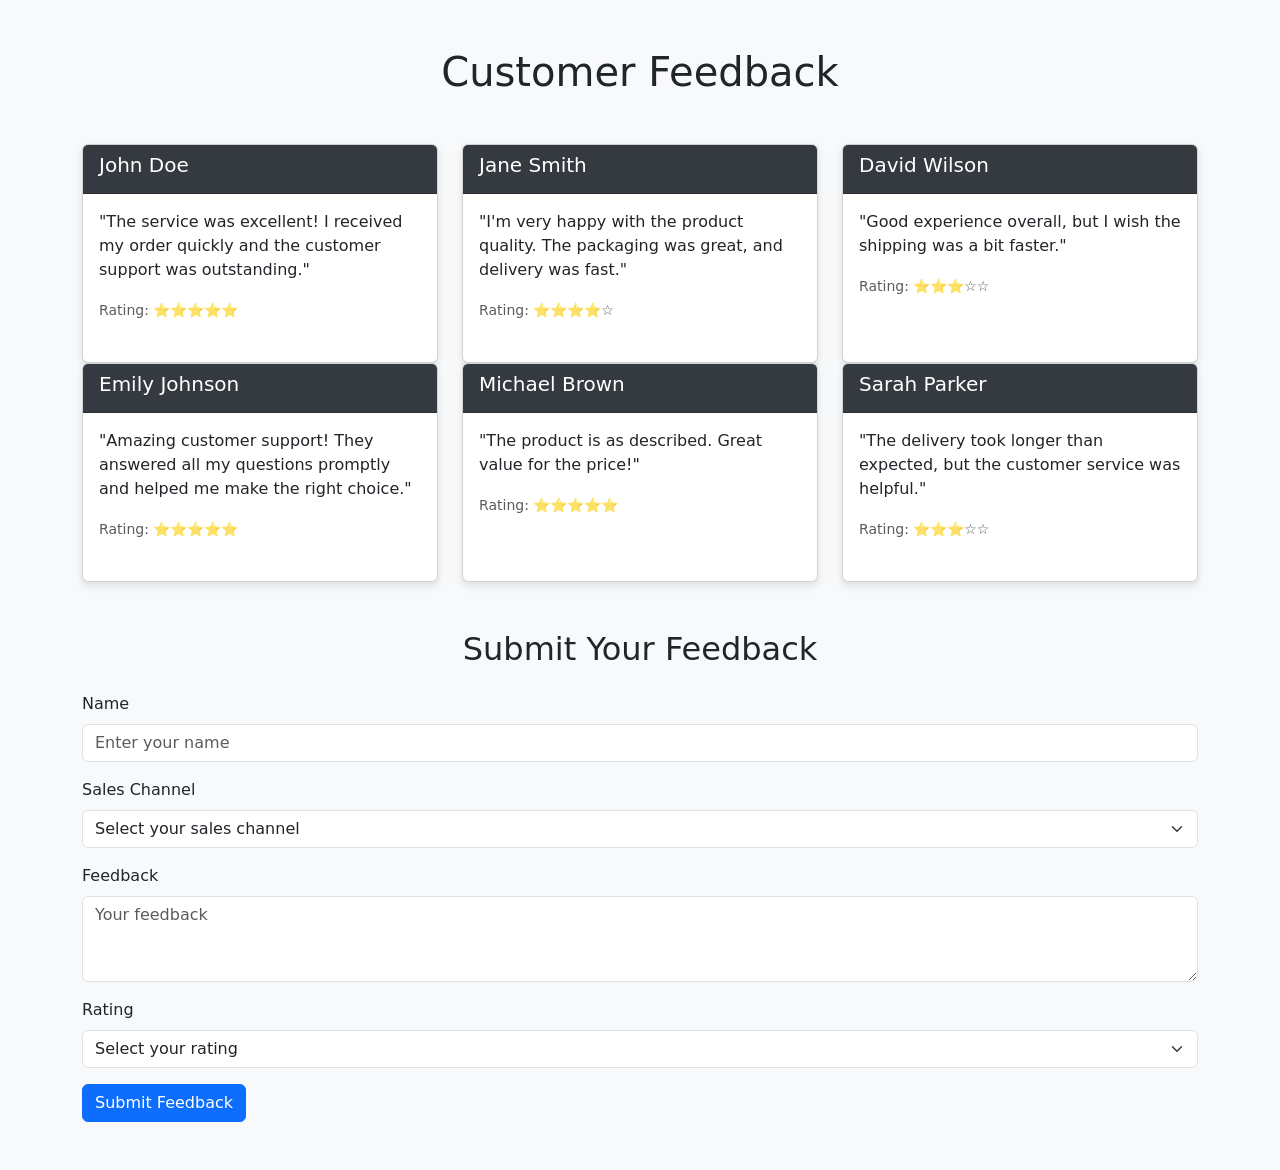
<file: app/templates/test_feedback.html>
<!DOCTYPE html>
<html lang="en">
<head>
    <meta charset="UTF-8">
    <meta name="viewport" content="width=device-width, initial-scale=1.0">
    <title>Customer Feedback</title>
    <!-- Bootstrap 5.2.3 CSS -->
    <link href="https://cdn.jsdelivr.net/npm/bootstrap@5.2.3/dist/css/bootstrap.min.css" rel="stylesheet">
    <style>
        body {
            background-color: #f8f9fa;
        }
        .feedback-card {
            box-shadow: 0 4px 8px rgba(0, 0, 0, 0.1);
            transition: transform 0.3s ease;
        }
        .feedback-card:hover {
            transform: translateY(-5px);
        }
        .card-header {
            background-color: #343a40;
            color: white;
        }
    </style>
</head>
<body>

<div class="container py-5">
    <h1 class="text-center mb-5">Customer Feedback</h1>
    <div class="row">
        <!-- Customer Feedback Card 1 -->
        <div class="col-md-4">
            <div class="card feedback-card d-flex flex-column h-100 mb-4">
                <div class="card-header">
                    <h5 class="card-title">John Doe</h5>
                </div>
                <div class="card-body flex-grow-1">
                    <p class="card-text">"The service was excellent! I received my order quickly and the customer support was outstanding."</p>
                    <p class="card-text"><small class="text-muted">Rating: ⭐⭐⭐⭐⭐</small></p>
                </div>
            </div>
        </div>
        <!-- Customer Feedback Card 2 -->
        <div class="col-md-4">
            <div class="card feedback-card d-flex flex-column h-100 mb-4">
                <div class="card-header">
                    <h5 class="card-title">Jane Smith</h5>
                </div>
                <div class="card-body flex-grow-1">
                    <p class="card-text">"I'm very happy with the product quality. The packaging was great, and delivery was fast."</p>
                    <p class="card-text"><small class="text-muted">Rating: ⭐⭐⭐⭐☆</small></p>
                </div>
            </div>
        </div>
        <!-- Customer Feedback Card 3 -->
        <div class="col-md-4">
            <div class="card feedback-card d-flex flex-column h-100 mb-4">
                <div class="card-header">
                    <h5 class="card-title">David Wilson</h5>
                </div>
                <div class="card-body flex-grow-1">
                    <p class="card-text">"Good experience overall, but I wish the shipping was a bit faster."</p>
                    <p class="card-text"><small class="text-muted">Rating: ⭐⭐⭐☆☆</small></p>
                </div>
            </div>
        </div>
    </div>

    <!-- Additional feedback cards -->
    <div class="row">
        <!-- Customer Feedback Card 4 -->
        <div class="col-md-4">
            <div class="card feedback-card d-flex flex-column h-100 mb-4">
                <div class="card-header">
                    <h5 class="card-title">Emily Johnson</h5>
                </div>
                <div class="card-body flex-grow-1">
                    <p class="card-text">"Amazing customer support! They answered all my questions promptly and helped me make the right choice."</p>
                    <p class="card-text"><small class="text-muted">Rating: ⭐⭐⭐⭐⭐</small></p>
                </div>
            </div>
        </div>
        <!-- Customer Feedback Card 5 -->
        <div class="col-md-4">
            <div class="card feedback-card d-flex flex-column h-100 mb-4">
                <div class="card-header">
                    <h5 class="card-title">Michael Brown</h5>
                </div>
                <div class="card-body flex-grow-1">
                    <p class="card-text">"The product is as described. Great value for the price!"</p>
                    <p class="card-text"><small class="text-muted">Rating: ⭐⭐⭐⭐⭐</small></p>
                </div>
            </div>
        </div>
        <!-- Customer Feedback Card 6 -->
        <div class="col-md-4">
            <div class="card feedback-card d-flex flex-column h-100 mb-4">
                <div class="card-header">
                    <h5 class="card-title">Sarah Parker</h5>
                </div>
                <div class="card-body flex-grow-1">
                    <p class="card-text">"The delivery took longer than expected, but the customer service was helpful."</p>
                    <p class="card-text"><small class="text-muted">Rating: ⭐⭐⭐☆☆</small></p>
                </div>
            </div>
        </div>
    </div>

    <!-- Feedback Form -->
    <h2 class="text-center mt-5 mb-4">Submit Your Feedback</h2>
    <form>
        <div class="mb-3">
            <label for="name" class="form-label">Name</label>
            <input type="text" class="form-control" id="name" placeholder="Enter your name" required>
        </div>
        <div class="mb-3">
            <label for="channel" class="form-label">Sales Channel</label>
            <select class="form-select" id="channel" required>
                <option value="" disabled selected>Select your sales channel</option>
                <option value="ebay">eBay</option>
                <option value="paypal">PayPal</option>
            </select>
        </div>
        <div class="mb-3">
            <label for="message" class="form-label">Feedback</label>
            <textarea class="form-control" id="message" rows="3" placeholder="Your feedback" required></textarea>
        </div>
        <div class="mb-3">
            <label for="rating" class="form-label">Rating</label>
            <select class="form-select" id="rating" required>
                <option value="" disabled selected>Select your rating</option>
                <option value="5">⭐⭐⭐⭐⭐</option>
                <option value="4">⭐⭐⭐⭐☆</option>
                <option value="3">⭐⭐⭐☆☆</option>
                <option value="2">⭐⭐☆☆☆</option>
                <option value="1">⭐☆☆☆☆</option>
            </select>
        </div>
        <button type="submit" class="btn btn-primary">Submit Feedback</button>
    </form>
</div>

<!-- Bootstrap 5.2.3 JS and dependencies -->
<script src="https://cdn.jsdelivr.net/npm/bootstrap@5.2.3/dist/js/bootstrap.bundle.min.js"></script>
</body>
</html>
</file>
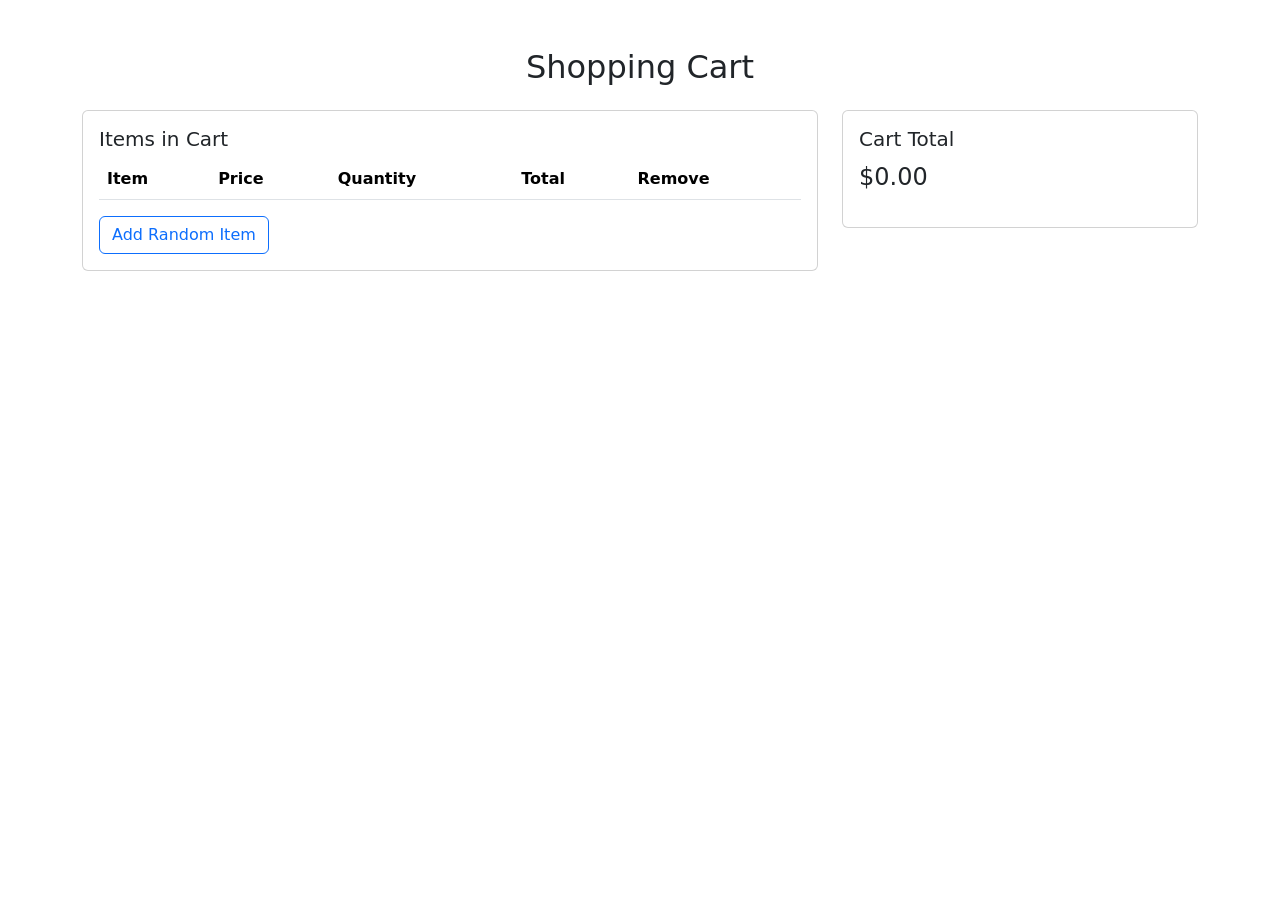
<file: app/templates/test_paypal.html>
<!DOCTYPE html>
<html lang="en">
<head>
    <meta charset="UTF-8">
    <meta name="viewport" content="width=device-width, initial-scale=1.0">
    <title>Shopping Cart with PayPal Checkout</title>
    <link href="https://cdn.jsdelivr.net/npm/bootstrap@5.2.3/dist/css/bootstrap.min.css" rel="stylesheet">
    <script src="https://www.paypal.com/sdk/js?client-id=your-client-id&currency=USD"></script>
</head>
<body>
<div class="container mt-5">
    <h2 class="text-center mb-4">Shopping Cart</h2>
    <div class="row">
        <div class="col-md-8">
            <!-- Shopping Cart Items -->
            <div class="card mb-4">
                <div class="card-body">
                    <h5 class="card-title">Items in Cart</h5>
                    <table class="table">
                        <thead>
                        <tr>
                            <th scope="col">Item</th>
                            <th scope="col">Price</th>
                            <th scope="col">Quantity</th>
                            <th scope="col">Total</th>
                            <th scope="col">Remove</th>
                        </tr>
                        </thead>
                        <tbody id="cart-items">
                        <!-- Cart items will be dynamically inserted here -->
                        </tbody>
                    </table>
                    <button class="btn btn-outline-primary" id="add-item">Add Random Item</button>
                </div>
            </div>
        </div>
        <div class="col-md-4">
            <!-- Cart Total and PayPal Button -->
            <div class="card">
                <div class="card-body">
                    <h5 class="card-title">Cart Total</h5>
                    <p id="cart-total" class="fs-4">$0.00</p>
                    <!-- PayPal button -->
                    <div id="paypal-button-container"></div>
                </div>
            </div>
        </div>
    </div>
</div>

<script>
    // Sample items (in a real app, this could be dynamic data)
    const items = [
        {name: 'Product 1', price: 15.99},
        {name: 'Product 2', price: 9.99},
        {name: 'Product 3', price: 12.49}
    ];

    // Cart and total setup
    let cart = [];
    let total = 0;

    const cartItemsEl = document.getElementById('cart-items');
    const cartTotalEl = document.getElementById('cart-total');

    // Function to add items to cart
    function addItemToCart(item) {
        cart.push({...item, quantity: 1});
        renderCart();
    }

    // Function to remove items from cart
    function removeItemFromCart(index) {
        cart.splice(index, 1);
        renderCart();
    }

    // Function to render the cart
    function renderCart() {
        cartItemsEl.innerHTML = '';
        total = 0;

        cart.forEach((item, index) => {
            const itemTotal = item.price * item.quantity;
            total += itemTotal;

            cartItemsEl.innerHTML += `
                <tr>
                    <td>${item.name}</td>
                    <td>$${item.price.toFixed(2)}</td>
                    <td>${item.quantity}</td>
                    <td>$${itemTotal.toFixed(2)}</td>
                    <td><button class="btn btn-danger btn-sm" onclick="removeItemFromCart(${index})">Remove</button></td>
                </tr>
            `;
        });

        cartTotalEl.textContent = `$${total.toFixed(2)}`;
    }

    // Add random item to the cart when button is clicked
    document.getElementById('add-item').addEventListener('click', function () {
        const randomItem = items[Math.floor(Math.random() * items.length)];
        addItemToCart(randomItem);
    });

    // PayPal Button Rendering
    paypal.Buttons({
        createOrder: function(data, actions) {
            return actions.order.create({
                purchase_units: [{
                    amount: {
                        value: total.toFixed(2) // Total amount for the order
                    }
                }]
            });
        },
        onApprove: function(data, actions) {
            return actions.order.capture().then(function(details) {
                alert('Transaction completed by ' + details.payer.name.given_name);
                // Clear the cart after successful payment
                cart = [];
                renderCart();
            });
        }
    }).render('#paypal-button-container');
</script>
</body>
</html>
</file>
